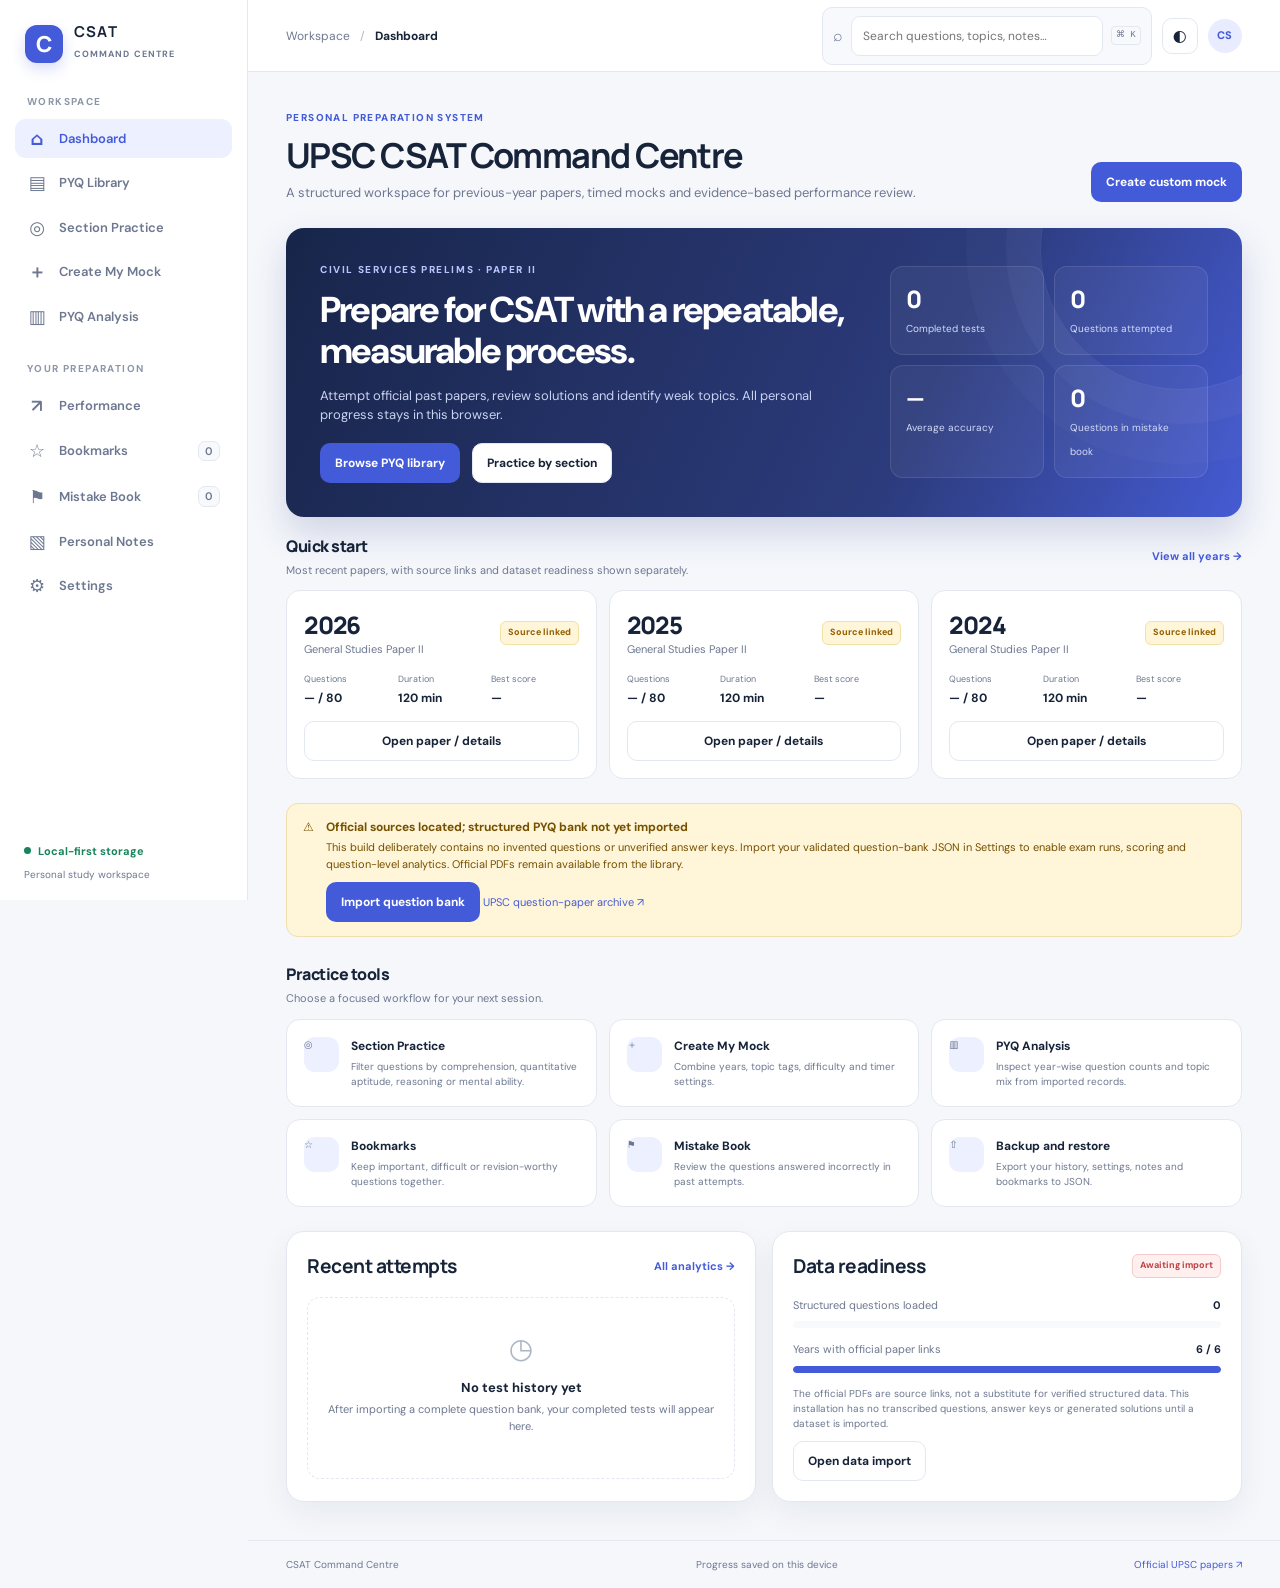
<file: index.html>
<!doctype html>
<html lang="en">
<head>
  <meta charset="utf-8">
  <meta name="viewport" content="width=device-width, initial-scale=1">
  <meta name="color-scheme" content="light dark">
  <meta name="description" content="Personal UPSC CSAT PYQ, mock test and performance analysis workspace.">
  <title>CSAT Command Centre</title>
  <link rel="stylesheet" href="css/main.css">
  <link rel="stylesheet" href="css/themes.css">
  <link rel="stylesheet" href="css/responsive.css">
</head>
<body>
  <a class="skip-link" href="#main-content">Skip to content</a>
  <div class="app-shell" id="app-shell">
    <aside class="sidebar" id="sidebar" aria-label="Main navigation">
      <div class="brand"><div class="brand-mark">C</div><div><strong>CSAT</strong><span>COMMAND CENTRE</span></div></div>
      <div class="nav-label">WORKSPACE</div>
      <nav id="main-nav">
        <button class="nav-item active" data-page="dashboard"><span class="nav-icon">⌂</span>Dashboard</button>
        <button class="nav-item" data-page="library"><span class="nav-icon">▤</span>PYQ Library</button>
        <button class="nav-item" data-page="practice"><span class="nav-icon">◎</span>Section Practice</button>
        <button class="nav-item" data-page="custom"><span class="nav-icon">＋</span>Create My Mock</button>
        <button class="nav-item" data-page="analysis"><span class="nav-icon">▥</span>PYQ Analysis</button>
      </nav>
      <div class="nav-label nav-label-spaced">YOUR PREPARATION</div>
      <nav>
        <button class="nav-item" data-page="analytics"><span class="nav-icon">↗</span>Performance</button>
        <button class="nav-item" data-page="bookmarks"><span class="nav-icon">☆</span>Bookmarks <span class="nav-count" id="bookmark-count">0</span></button>
        <button class="nav-item" data-page="mistakes"><span class="nav-icon">⚑</span>Mistake Book <span class="nav-count" id="mistake-count">0</span></button>
        <button class="nav-item" data-page="notes"><span class="nav-icon">▧</span>Personal Notes</button>
        <button class="nav-item" data-page="settings"><span class="nav-icon">⚙</span>Settings</button>
      </nav>
      <div class="sidebar-footer"><div class="local-pill"><span class="status-dot"></span> Local-first storage</div><small>Personal study workspace</small></div>
    </aside>

    <div class="main-column">
      <header class="topbar">
        <button class="icon-button mobile-menu" id="mobile-menu" aria-label="Open navigation">☰</button>
        <div class="breadcrumb"><span>Workspace</span><span class="crumb-sep">/</span><strong id="breadcrumb-current">Dashboard</strong></div>
        <div class="top-actions">
          <label class="global-search"><span aria-hidden="true">⌕</span><input type="search" id="global-search" placeholder="Search questions, topics, notes…" aria-label="Global search"><kbd>⌘ K</kbd></label>
          <button class="icon-button" id="theme-toggle" aria-label="Toggle theme" title="Toggle theme">◐</button>
          <button class="avatar-button" id="settings-shortcut" aria-label="Open settings">CS</button>
        </div>
      </header>
      <main id="main-content" tabindex="-1"><div class="loading-state">Loading CSAT workspace…</div></main>
      <footer class="app-footer"><span>CSAT Command Centre</span><span id="storage-status">Progress saved on this device</span><a href="https://upsc.gov.in/examinations/previous-question-papers" target="_blank" rel="noopener">Official UPSC papers ↗</a></footer>
    </div>
  </div>
  <div id="toast-region" class="toast-region" aria-live="polite" aria-atomic="true"></div>
  <dialog id="confirm-dialog" class="modal"><form method="dialog"><div class="modal-head"><h2 id="confirm-title">Confirm action</h2><button class="icon-button" value="cancel" aria-label="Close">×</button></div><p id="confirm-message"></p><div class="modal-actions"><button class="button button-secondary" value="cancel">Cancel</button><button class="button button-primary" id="confirm-accept" value="confirm">Confirm</button></div></form></dialog>
  <input type="file" id="import-file" accept="application/json,.json" hidden>
  <script src="js/storage.js"></script>
  <script src="js/scoring.js"></script>
  <script src="js/analytics.js"></script>
  <script src="js/exam-engine.js"></script>
  <script src="js/app.js"></script>
</body>
</html>
</file>
<file: css/main.css>
@import url('https://fonts.googleapis.com/css2?family=DM+Sans:wght@400;500;600;700&family=Manrope:wght@400;500;600;700;800&display=swap');
:root{--bg:#f5f7fb;--surface:#fff;--surface-2:#f7f9fc;--ink:#172338;--muted:#6d7890;--line:#e3e8f0;--accent:#445bd9;--accent-2:#3046bd;--accent-soft:#edf0ff;--green:#17845b;--green-soft:#e6f6ee;--red:#bd4545;--red-soft:#fff0ef;--amber:#946000;--amber-soft:#fff5d8;--shadow:0 12px 32px rgba(23,35,56,.06);--radius:18px;--radius-sm:11px;--font-scale:1;--sidebar-width:248px}
*{box-sizing:border-box}html{scroll-behavior:smooth;font-size:calc(16px * var(--font-scale))}body{margin:0;background:var(--bg);color:var(--ink);font-family:'DM Sans',system-ui,sans-serif;line-height:1.5}button,input,select,textarea{font:inherit}button{cursor:pointer}button:focus-visible,a:focus-visible,input:focus-visible,select:focus-visible,textarea:focus-visible{outline:3px solid #8292ff;outline-offset:2px}a{color:var(--accent);text-decoration:none}a:hover{text-decoration:underline}h1,h2,h3,h4,p{margin-top:0}h1,h2,h3,.brand strong{font-family:Manrope,'DM Sans',sans-serif}h1{font-size:clamp(1.6rem,3vw,2.15rem);letter-spacing:-.045em;line-height:1.15;margin-bottom:.5rem}h2{font-size:1.2rem;letter-spacing:-.025em;margin-bottom:.7rem}h3{font-size:1rem;margin-bottom:.5rem}p{color:var(--muted)}.skip-link{position:fixed;left:-9999px;top:1rem;background:var(--surface);padding:.8rem;z-index:99}.skip-link:focus{left:1rem}.app-shell{min-height:100vh;display:flex}.sidebar{width:var(--sidebar-width);background:var(--surface);border-right:1px solid var(--line);padding:24px 15px 18px;display:flex;flex-direction:column;flex-shrink:0;position:fixed;inset:0 auto 0 0;z-index:20}.brand{display:flex;align-items:center;gap:11px;padding:0 10px 30px}.brand-mark{height:38px;width:38px;border-radius:12px;background:var(--accent);color:#fff;display:grid;place-items:center;font:800 22px Manrope;box-shadow:0 6px 14px #445bd933}.brand strong{font-size:15px;display:block;line-height:1.05;letter-spacing:.08em}.brand span{font-size:9px;color:var(--muted);letter-spacing:.12em;font-weight:700}.nav-label{padding:0 12px 10px;color:#8c96a8;font-size:10px;letter-spacing:.14em;font-weight:700}.nav-label-spaced{margin-top:25px}.sidebar nav{display:grid;gap:5px}.nav-item{width:100%;display:flex;align-items:center;gap:12px;border:0;background:transparent;color:var(--muted);text-align:left;padding:10px 12px;border-radius:11px;font-size:13px;font-weight:600;transition:background .15s,color .15s}.nav-item:hover{background:var(--surface-2);color:var(--ink)}.nav-item.active{background:var(--accent-soft);color:var(--accent)}.nav-icon{font-size:18px;width:20px;text-align:center;line-height:1}.nav-count{margin-left:auto;font-size:11px;background:var(--surface-2);border:1px solid var(--line);border-radius:7px;min-width:22px;text-align:center;padding:1px 5px}.sidebar-footer{margin-top:auto;padding:20px 9px 0;color:var(--muted)}.local-pill{font-size:11px;color:var(--green);display:flex;align-items:center;gap:7px;font-weight:700}.status-dot{width:7px;height:7px;background:var(--green);border-radius:50%;display:inline-block}.sidebar-footer small{display:block;font-size:10px;margin-top:8px}.main-column{min-width:0;flex:1;margin-left:var(--sidebar-width);display:flex;flex-direction:column}.topbar{height:72px;border-bottom:1px solid var(--line);background:var(--surface);display:flex;align-items:center;justify-content:space-between;padding:0 clamp(18px,3vw,42px);position:sticky;top:0;z-index:15;gap:16px}.breadcrumb{font-size:12px;color:var(--muted);display:flex;gap:10px;align-items:center;white-space:nowrap}.breadcrumb strong{color:var(--ink);font-weight:700}.crumb-sep{color:#b0b9c7}.top-actions{display:flex;align-items:center;gap:10px}.global-search{display:flex;align-items:center;gap:8px;width:min(330px,32vw);padding:8px 10px;background:var(--surface-2);border:1px solid var(--line);border-radius:10px;color:var(--muted)}.global-search input{width:100%;min-width:0;border:0;outline:none;background:transparent;font-size:12px;color:var(--ink)}kbd{font-size:9px;color:var(--muted);border:1px solid var(--line);border-radius:4px;padding:2px 4px;white-space:nowrap}.icon-button{width:36px;height:36px;border:1px solid var(--line);border-radius:10px;background:var(--surface);color:var(--ink);display:inline-grid;place-items:center;font-size:16px}.icon-button:hover{background:var(--surface-2)}.avatar-button{width:34px;height:34px;border:0;background:#e9ecff;color:var(--accent);border-radius:50%;font-size:11px;font-weight:800}.mobile-menu{display:none}main{padding:clamp(18px,3vw,38px);width:100%;max-width:1680px;margin:0 auto;flex:1}.app-footer{padding:16px clamp(18px,3vw,42px);display:flex;justify-content:space-between;gap:12px;flex-wrap:wrap;border-top:1px solid var(--line);font-size:10px;color:var(--muted)}.loading-state{padding:60px;text-align:center;color:var(--muted)}.page-head{display:flex;align-items:flex-end;justify-content:space-between;gap:18px;margin-bottom:26px}.eyebrow{font-size:10px;letter-spacing:.14em;text-transform:uppercase;color:var(--accent);font-weight:800;margin-bottom:10px}.page-subtitle{font-size:13px;color:var(--muted);max-width:720px;margin:0}.head-actions{display:flex;gap:8px;flex-wrap:wrap}.button{display:inline-flex;justify-content:center;align-items:center;gap:8px;border:1px solid transparent;border-radius:10px;padding:10px 14px;font-size:12px;font-weight:700;transition:transform .15s,background .15s,border-color .15s;white-space:nowrap}.button:hover{transform:translateY(-1px)}.button-primary{background:var(--accent);color:white}.button-primary:hover{background:var(--accent-2)}.button-secondary{background:var(--surface);color:var(--ink);border-color:var(--line)}.button-quiet{background:transparent;color:var(--muted);border-color:var(--line)}.button-danger{background:var(--red-soft);color:var(--red);border-color:#f7d1d1}.button:disabled{opacity:.45;cursor:not-allowed;transform:none}.card{background:var(--surface);border:1px solid var(--line);border-radius:var(--radius);padding:20px;box-shadow:var(--shadow);min-width:0}.card-flat{box-shadow:none}.card-head{display:flex;align-items:center;justify-content:space-between;gap:12px;margin-bottom:16px}.card-head h2,.card-head h3{margin:0}.muted{color:var(--muted)}.small{font-size:11px}.tiny{font-size:10px}.row{display:flex;align-items:center;gap:12px}.between{justify-content:space-between}.stack{display:grid;gap:16px}.grid{display:grid;gap:16px}.grid-2{grid-template-columns:repeat(2,minmax(0,1fr))}.grid-3{grid-template-columns:repeat(3,minmax(0,1fr))}.grid-4{grid-template-columns:repeat(4,minmax(0,1fr))}.metric-card{position:relative;overflow:hidden}.metric-label{font-size:11px;color:var(--muted);font-weight:600}.metric-value{font:800 28px Manrope;letter-spacing:-.05em;margin:10px 0 6px}.metric-foot{font-size:10px;color:var(--muted)}.metric-symbol{position:absolute;right:17px;top:16px;width:34px;height:34px;border-radius:10px;background:var(--accent-soft);color:var(--accent);display:grid;place-items:center;font-size:16px}.section-title{font:800 16px Manrope;letter-spacing:-.03em;margin-bottom:5px}.section-description{font-size:11px;color:var(--muted);margin-bottom:18px}.hero-card{background:linear-gradient(115deg,#18254a,#2c3b7c 66%,#455bd3);color:#fff;border:0;box-shadow:0 16px 36px rgba(40,55,125,.18);padding:clamp(22px,3vw,34px);display:grid;grid-template-columns:minmax(0,1.2fr) minmax(180px,.7fr);gap:24px;overflow:hidden;position:relative}.hero-card:after{content:'';width:280px;height:280px;border:1px solid #ffffff16;border-radius:50%;position:absolute;right:-80px;top:-120px;box-shadow:0 0 0 34px #ffffff08,0 0 0 74px #ffffff05}.hero-card p{color:#c9d2f0}.hero-title{font-size:clamp(24px,3vw,36px);font-weight:800;letter-spacing:-.05em;line-height:1.15;max-width:550px}.hero-kicker{font-size:10px;font-weight:800;letter-spacing:.16em;color:#b9c4ff;margin-bottom:12px}.hero-stats{display:grid;grid-template-columns:repeat(2,minmax(0,1fr));gap:10px;align-content:center;z-index:1}.hero-stat{padding:15px;border-radius:13px;background:#ffffff0d;border:1px solid #ffffff1a}.hero-stat strong{display:block;font:800 24px Manrope}.hero-stat span{font-size:10px;color:#d3daf8}.year-grid{display:grid;grid-template-columns:repeat(3,minmax(0,1fr));gap:12px}.year-card{padding:17px;border:1px solid var(--line);border-radius:14px;background:var(--surface);transition:border .15s,transform .15s;min-width:0}.year-card:hover{border-color:#a9b4ef;transform:translateY(-2px)}.year-top{display:flex;justify-content:space-between;align-items:center;margin-bottom:15px}.year-number{font:800 24px Manrope;letter-spacing:-.05em}.year-tag,.tag{display:inline-flex;align-items:center;gap:5px;font-size:9px;border-radius:6px;padding:4px 7px;font-weight:800;background:var(--surface-2);color:var(--muted);border:1px solid var(--line)}.tag-green{color:var(--green);background:var(--green-soft);border-color:#c5ead8}.tag-amber{color:var(--amber);background:var(--amber-soft);border-color:#f2e1a4}.tag-red{color:var(--red);background:var(--red-soft);border-color:#f5caca}.year-meta{display:grid;grid-template-columns:repeat(3,minmax(0,1fr));gap:6px;margin-bottom:14px}.year-meta span{display:block;color:var(--muted);font-size:9px}.year-meta strong{display:block;font-size:12px;margin-top:3px}.year-card .button{width:100%}.feature-grid{display:grid;grid-template-columns:repeat(3,minmax(0,1fr));gap:12px}.feature-card{padding:17px;display:flex;gap:12px;align-items:flex-start;background:var(--surface);border:1px solid var(--line);border-radius:14px;text-align:left;color:var(--ink);width:100%}.feature-card:hover{border-color:#a9b4ef}.feature-icon{width:35px;height:35px;border-radius:11px;background:var(--accent-soft);color:var(--accent);display:grid;place-items:center;flex-shrink:0}.feature-card strong{font-size:12px;display:block;margin-bottom:4px}.feature-card span{font-size:10px;color:var(--muted);display:block}.status-banner{padding:14px 16px;border:1px solid #f0dfad;background:var(--amber-soft);color:#755000;border-radius:12px;display:flex;gap:12px;align-items:flex-start;font-size:12px}.status-banner strong{display:block;margin-bottom:3px}.status-banner p{font-size:11px;color:inherit;margin:0}.status-banner.info{background:var(--accent-soft);border-color:#dbe0ff;color:var(--accent)}.status-banner.danger{background:var(--red-soft);border-color:#f4cccc;color:var(--red)}.status-banner.success{background:var(--green-soft);border-color:#c9ead8;color:var(--green)}.progress-bar{height:7px;background:var(--surface-2);border-radius:20px;overflow:hidden}.progress-bar span{display:block;height:100%;background:var(--accent);border-radius:20px;transition:width .2s}.progress-label{display:flex;justify-content:space-between;color:var(--muted);font-size:10px;margin-bottom:7px}.list-row{display:flex;gap:14px;align-items:center;padding:13px 0;border-bottom:1px solid var(--line)}.list-row:last-child{border-bottom:0}.list-row-main{flex:1;min-width:0}.list-row-title{font-size:12px;font-weight:700;overflow-wrap:anywhere}.list-row-sub{font-size:10px;color:var(--muted);margin-top:4px}.empty-state{padding:30px 18px;text-align:center;border:1px dashed var(--line);border-radius:13px;color:var(--muted)}.empty-icon{font-size:28px;color:#abb5c5;margin-bottom:8px}.empty-state strong{display:block;color:var(--ink);font-size:13px;margin-bottom:4px}.empty-state p{font-size:11px;margin-bottom:14px}.field{display:grid;gap:6px;min-width:0}.field label,.field-label{font-size:11px;color:var(--muted);font-weight:700}.field input,.field select,.field textarea,select,input[type="text"],input[type="number"],input[type="search"],textarea{border:1px solid var(--line);background:var(--surface);color:var(--ink);border-radius:9px;padding:10px 11px;min-width:0;width:100%;font-size:12px}.field textarea{min-height:110px;resize:vertical}.field-help{font-size:10px;color:var(--muted)}.form-grid{display:grid;grid-template-columns:repeat(2,minmax(0,1fr));gap:15px}.check-grid{display:grid;grid-template-columns:repeat(3,minmax(0,1fr));gap:9px}.check-tile{display:flex;gap:8px;align-items:center;padding:10px;border:1px solid var(--line);border-radius:9px;font-size:11px;background:var(--surface)}.check-tile input{width:auto}.divider{height:1px;background:var(--line);margin:17px 0}.segmented{display:flex;background:var(--surface-2);border:1px solid var(--line);padding:3px;border-radius:10px;gap:3px;flex-wrap:wrap}.segmented button{border:0;background:transparent;color:var(--muted);padding:7px 10px;border-radius:7px;font-size:10px;font-weight:700}.segmented button.active{background:var(--surface);color:var(--ink);box-shadow:0 1px 4px #182b4510}.table-wrap{width:100%;overflow:auto;border:1px solid var(--line);border-radius:12px}table{width:100%;border-collapse:collapse;min-width:540px;font-size:11px}th,td{text-align:left;padding:12px 14px;border-bottom:1px solid var(--line);vertical-align:top}th{background:var(--surface-2);color:var(--muted);font-weight:700;font-size:10px;white-space:nowrap}tr:last-child td{border-bottom:0}.table-actions{display:flex;gap:6px}.text-link{background:none;border:0;color:var(--accent);font-size:11px;font-weight:700;padding:0}.chart{width:100%;min-height:210px}.bar-list{display:grid;gap:13px}.bar-row{display:grid;grid-template-columns:minmax(80px,1fr) 2fr 40px;align-items:center;gap:10px;font-size:11px}.bar-track{height:8px;background:var(--surface-2);border-radius:10px;overflow:hidden}.bar-track span{height:100%;display:block;background:var(--accent);border-radius:10px}.pill-row{display:flex;gap:7px;flex-wrap:wrap}.page-note{font-size:10px;color:var(--muted);line-height:1.5}.source-list{display:grid;gap:10px}.source-row{display:flex;align-items:center;justify-content:space-between;gap:12px;padding:12px;border:1px solid var(--line);border-radius:10px}.source-year{font-weight:800;font-size:13px}.source-row p{font-size:10px;margin:3px 0 0}.source-links{display:flex;gap:8px;flex-wrap:wrap}.source-links a{font-size:10px;font-weight:700}.setting-group{padding:18px 0;border-bottom:1px solid var(--line)}.setting-group:first-child{padding-top:0}.setting-group:last-child{border-bottom:0;padding-bottom:0}.setting-heading{display:flex;justify-content:space-between;gap:16px}.setting-heading h3{margin:0}.setting-heading p{font-size:10px;margin-top:4px}.setting-control{min-width:180px;max-width:240px}.range-row{display:flex;align-items:center;gap:10px}.range-row input{width:100%}.modal{border:1px solid var(--line);border-radius:16px;background:var(--surface);color:var(--ink);padding:0;max-width:min(480px,calc(100% - 26px));width:100%;box-shadow:0 24px 70px #0c17354d}.modal::backdrop{background:#121a2b70;backdrop-filter:blur(3px)}.modal form{padding:20px}.modal-head{display:flex;justify-content:space-between;align-items:center;gap:10px}.modal-head h2{margin:0}.modal p{font-size:12px;line-height:1.65;margin:15px 0}.modal-actions{display:flex;justify-content:flex-end;gap:8px;margin-top:18px}.toast-region{position:fixed;right:20px;bottom:20px;display:grid;gap:8px;z-index:100;max-width:min(340px,calc(100% - 40px))}.toast{padding:12px 15px;border-radius:11px;background:#1e293b;color:#fff;box-shadow:var(--shadow);font-size:11px;animation:toast-in .2s ease-out}.toast.error{background:#8f2f38}.toast.success{background:#176749}@keyframes toast-in{from{opacity:0;transform:translateY(6px)}to{opacity:1;transform:translateY(0)}}
/* Exam engine */
.exam-layout{display:grid;grid-template-columns:minmax(0,1fr) 280px;gap:17px;align-items:start}.exam-main{min-width:0}.exam-top-card{display:flex;align-items:center;justify-content:space-between;gap:14px;margin-bottom:15px;padding:14px 17px}.exam-title small{font-size:10px;color:var(--muted);display:block}.exam-title strong{font:800 16px Manrope}.timer-box{font:800 22px Manrope;letter-spacing:.04em;white-space:nowrap;color:var(--green)}.timer-box.warning{color:var(--amber)}.timer-box.danger{color:var(--red)}.question-card{padding:clamp(18px,3vw,30px)}.question-topline{display:flex;justify-content:space-between;align-items:center;gap:12px;margin-bottom:20px}.question-number{font-size:11px;font-weight:800;color:var(--accent)}.question-text{font-size:15px;line-height:1.85;white-space:pre-wrap;overflow-wrap:anywhere;max-width:900px}.passage{border-left:3px solid var(--accent);background:var(--surface-2);padding:16px 19px;border-radius:0 10px 10px 0;white-space:pre-wrap;font-size:13px;line-height:1.9;margin-bottom:20px;max-height:350px;overflow:auto}.options-list{display:grid;gap:10px;margin-top:20px}.option{display:flex;gap:12px;align-items:flex-start;border:1px solid var(--line);border-radius:12px;padding:13px 14px;cursor:pointer;transition:border .15s,background .15s}.option:hover{border-color:#b4bfed;background:var(--surface-2)}.option.selected{border-color:var(--accent);background:var(--accent-soft)}.option input{margin-top:3px;accent-color:var(--accent)}.option-letter{width:25px;height:25px;border:1px solid var(--line);border-radius:8px;display:grid;place-items:center;font-size:10px;font-weight:800;flex-shrink:0;background:var(--surface)}.option.selected .option-letter{background:var(--accent);color:white;border-color:var(--accent)}.option-text{font-size:13px;line-height:1.6;white-space:pre-wrap;overflow-wrap:anywhere}.question-footer{display:flex;align-items:center;justify-content:space-between;gap:10px;margin-top:25px;padding-top:18px;border-top:1px solid var(--line);flex-wrap:wrap}.question-actions{display:flex;gap:7px;flex-wrap:wrap}.question-palette{position:sticky;top:91px}.palette-grid{display:grid;grid-template-columns:repeat(5,minmax(0,1fr));gap:7px}.palette-btn{height:34px;border-radius:8px;border:1px solid var(--line);background:var(--surface-2);color:var(--ink);font-size:10px;font-weight:700;position:relative}.palette-btn.answered{background:var(--green-soft);border-color:#bde4cf;color:var(--green)}.palette-btn.review{background:var(--amber-soft);border-color:#ead699;color:var(--amber)}.palette-btn.answered-review{background:#dce2ff;border-color:#a9b5f8;color:#273aa0}.palette-btn.current{outline:2px solid var(--accent);outline-offset:1px}.palette-legend{display:grid;grid-template-columns:repeat(2,minmax(0,1fr));gap:8px;margin:14px 0;font-size:9px;color:var(--muted)}.legend-dot{display:inline-block;width:9px;height:9px;border-radius:3px;background:var(--surface-2);border:1px solid var(--line);margin-right:5px}.legend-dot.answered{background:var(--green-soft);border-color:#bde4cf}.legend-dot.review{background:var(--amber-soft);border-color:#ead699}.legend-dot.current{outline:1px solid var(--accent)}.palette-summary{display:grid;grid-template-columns:repeat(3,1fr);gap:6px;margin:14px 0}.palette-summary div{background:var(--surface-2);border-radius:8px;padding:9px 6px;text-align:center}.palette-summary strong{display:block;font:800 15px Manrope}.palette-summary span{display:block;font-size:9px;color:var(--muted)}.mobile-palette-toggle{display:none}.solution-block{border-top:1px solid var(--line);margin-top:22px;padding-top:20px}.answer-hero{border-radius:12px;padding:14px;background:var(--green-soft);color:var(--green);font-size:12px;margin-bottom:14px}.answer-hero.wrong{background:var(--red-soft);color:var(--red)}.solution-text{font-size:12px;line-height:1.8;white-space:pre-wrap}.exam-complete{text-align:center;padding:42px 20px}.score-ring{width:130px;height:130px;border-radius:50%;border:9px solid var(--accent-soft);display:grid;place-items:center;margin:20px auto;font:800 28px Manrope;color:var(--accent)}.result-actions{display:flex;justify-content:center;gap:8px;flex-wrap:wrap;margin-top:18px}.review-filter{display:flex;gap:8px;align-items:center;flex-wrap:wrap;margin-bottom:12px}.search-result{display:flex;justify-content:space-between;gap:14px;padding:14px;border:1px solid var(--line);border-radius:11px}.search-result p{font-size:11px;margin:5px 0 0}.search-result strong{font-size:12px}.question-flag{font-size:9px;font-weight:800;padding:4px 7px;border-radius:5px;background:var(--surface-2);color:var(--muted);white-space:nowrap}.hide{display:none!important}.kbd-help{display:flex;gap:8px;flex-wrap:wrap}.kbd-help span{font-size:10px;color:var(--muted)}.kbd-help kbd{font-size:10px}
@media(prefers-reduced-motion:reduce){*,*::before,*::after{scroll-behavior:auto!important;animation-duration:.01ms!important;transition-duration:.01ms!important}}
.switch{display:inline-flex;align-items:center;gap:9px;cursor:pointer;flex-shrink:0}.switch input{position:absolute;opacity:0;width:1px;height:1px}.switch-ui{position:relative;display:inline-block;width:40px;height:23px;background:var(--line);border-radius:20px;transition:background .15s}.switch-ui:after{content:'';width:17px;height:17px;position:absolute;left:3px;top:3px;background:#fff;border-radius:50%;box-shadow:0 1px 3px #0002;transition:transform .15s}.switch input:checked+.switch-ui{background:var(--accent)}.switch input:checked+.switch-ui:after{transform:translateX(17px)}.switch input:focus-visible+.switch-ui{outline:3px solid #8292ff;outline-offset:2px}.sr-only{position:absolute!important;width:1px;height:1px;padding:0;margin:-1px;overflow:hidden;clip:rect(0,0,0,0);white-space:nowrap;border:0}.code-sample{background:var(--surface-2);border:1px solid var(--line);border-radius:10px;padding:14px;overflow:auto;font-size:10px;line-height:1.7;color:var(--ink);white-space:pre}.code-sample code{font-family:ui-monospace,SFMono-Regular,Consolas,monospace} [data-spacing="compact"] .card{padding:15px}[data-spacing="compact"] .list-row{padding:9px 0}[data-contrast="high"]{--line:#8590a4;--muted:#48556b}[data-theme="dark"][data-contrast="high"]{--line:#65728b;--muted:#c0ccdd}
.palette-btn.visited{background:var(--surface);border-color:#b9c4d4;color:var(--muted)}.legend-dot.visited{background:var(--surface);border-color:#b9c4d4}
</file>
<file: css/themes.css>
[data-theme="dark"]{--bg:#101522;--surface:#171e2e;--surface-2:#1d2638;--ink:#e9eef8;--muted:#a0abc0;--line:#303b50;--accent:#8b9cff;--accent-2:#7185fb;--accent-soft:#242e55;--green:#6ed3a5;--green-soft:#1d3d36;--red:#ff9292;--red-soft:#44272d;--amber:#f2c96d;--amber-soft:#433924;--shadow:0 12px 32px rgba(0,0,0,.18)}[data-theme="dark"] .hero-card{background:linear-gradient(115deg,#151c35,#202d61 66%,#354aa8)}[data-theme="dark"] .avatar-button{background:#26345c;color:#bfcaff}[data-theme="dark"] .palette-btn.answered-review{background:#293561;color:#c6ceff;border-color:#5666b1}[data-theme="dark"] .global-search kbd{background:#151b28}[data-theme="dark"] .button-primary{color:#10172d}[data-theme="dark"] .option.selected{background:#29345b}[data-theme="dark"] .status-banner{color:var(--amber)}[data-theme="dark"] .status-banner.info{color:var(--accent)}[data-theme="dark"] .status-banner.danger{color:var(--red)}[data-theme="dark"] .status-banner.success{color:var(--green)}
</file>
<file: css/responsive.css>
@media(max-width:1200px){:root{--sidebar-width:220px}.grid-4{grid-template-columns:repeat(2,minmax(0,1fr))}.year-grid{grid-template-columns:repeat(2,minmax(0,1fr))}.feature-grid{grid-template-columns:repeat(2,minmax(0,1fr))}.exam-layout{grid-template-columns:minmax(0,1fr) 250px}}
@media(max-width:900px){.sidebar{transform:translateX(-100%);transition:transform .2s ease;box-shadow:none}.sidebar.open{transform:translateX(0);box-shadow:10px 0 35px #18253b1a}.main-column{margin-left:0}.mobile-menu{display:inline-grid}.topbar{padding:0 18px}.exam-layout{grid-template-columns:minmax(0,1fr)}.question-palette{display:none;position:fixed;inset:auto 0 0;top:auto;max-height:74vh;overflow:auto;background:var(--surface);z-index:40;border:1px solid var(--line);border-radius:20px 20px 0 0;padding:18px;box-shadow:0 -12px 45px #17233830}.question-palette.open{display:block}.mobile-palette-toggle{display:inline-flex}.hero-card{grid-template-columns:minmax(0,1fr) minmax(170px,.7fr)}}
@media(max-width:640px){.topbar{height:62px;gap:9px}.breadcrumb{flex:1;min-width:0;font-size:11px}.top-actions{gap:6px}.global-search{width:38px;justify-content:center;padding:8px}.global-search input,.global-search kbd{display:none}.global-search:focus-within{position:absolute;left:64px;right:112px;width:auto;z-index:12;background:var(--surface);box-shadow:var(--shadow)}.global-search:focus-within input{display:block}.global-search:focus-within kbd{display:none}main{padding:18px 14px 26px}.page-head{display:grid;align-items:start;margin-bottom:20px}.head-actions{width:100%}.head-actions .button{flex:1}.grid-2,.grid-3,.grid-4{grid-template-columns:minmax(0,1fr)}.year-grid{grid-template-columns:repeat(2,minmax(0,1fr));gap:9px}.year-card{padding:13px}.year-number{font-size:21px}.year-meta{gap:3px}.year-meta strong{font-size:11px}.year-card .button{font-size:10px;padding:9px 5px}.feature-grid{grid-template-columns:minmax(0,1fr)}.hero-card{grid-template-columns:minmax(0,1fr);gap:18px;padding:22px}.hero-stats{grid-template-columns:repeat(2,minmax(0,1fr))}.hero-stat{padding:11px}.hero-stat strong{font-size:21px}.form-grid{grid-template-columns:minmax(0,1fr)}.check-grid{grid-template-columns:repeat(2,minmax(0,1fr))}.setting-heading{display:grid}.setting-control{max-width:none;width:100%}.setting-control select{width:100%}.app-footer{padding:14px;gap:8px}.exam-top-card{padding:12px;align-items:flex-start}.exam-title strong{font-size:13px}.timer-box{font-size:18px}.question-card{padding:17px}.question-text{font-size:14px}.option{padding:11px}.question-footer{align-items:stretch}.question-actions{width:100%}.question-actions .button{flex:1}.question-footer>.button{flex:1}.palette-grid{grid-template-columns:repeat(6,minmax(0,1fr))}.source-row{align-items:flex-start;flex-direction:column}.source-links{width:100%}.source-links a{padding:5px 0}.search-result{flex-direction:column}.bar-row{grid-template-columns:minmax(74px,.9fr) 1.6fr 32px}.card{padding:16px}}
@media(max-width:360px){.year-grid{grid-template-columns:minmax(0,1fr)}.year-card .button{font-size:11px}.breadcrumb span:first-child,.crumb-sep{display:none}.avatar-button{display:none}.palette-grid{grid-template-columns:repeat(5,minmax(0,1fr))}}
</file>
